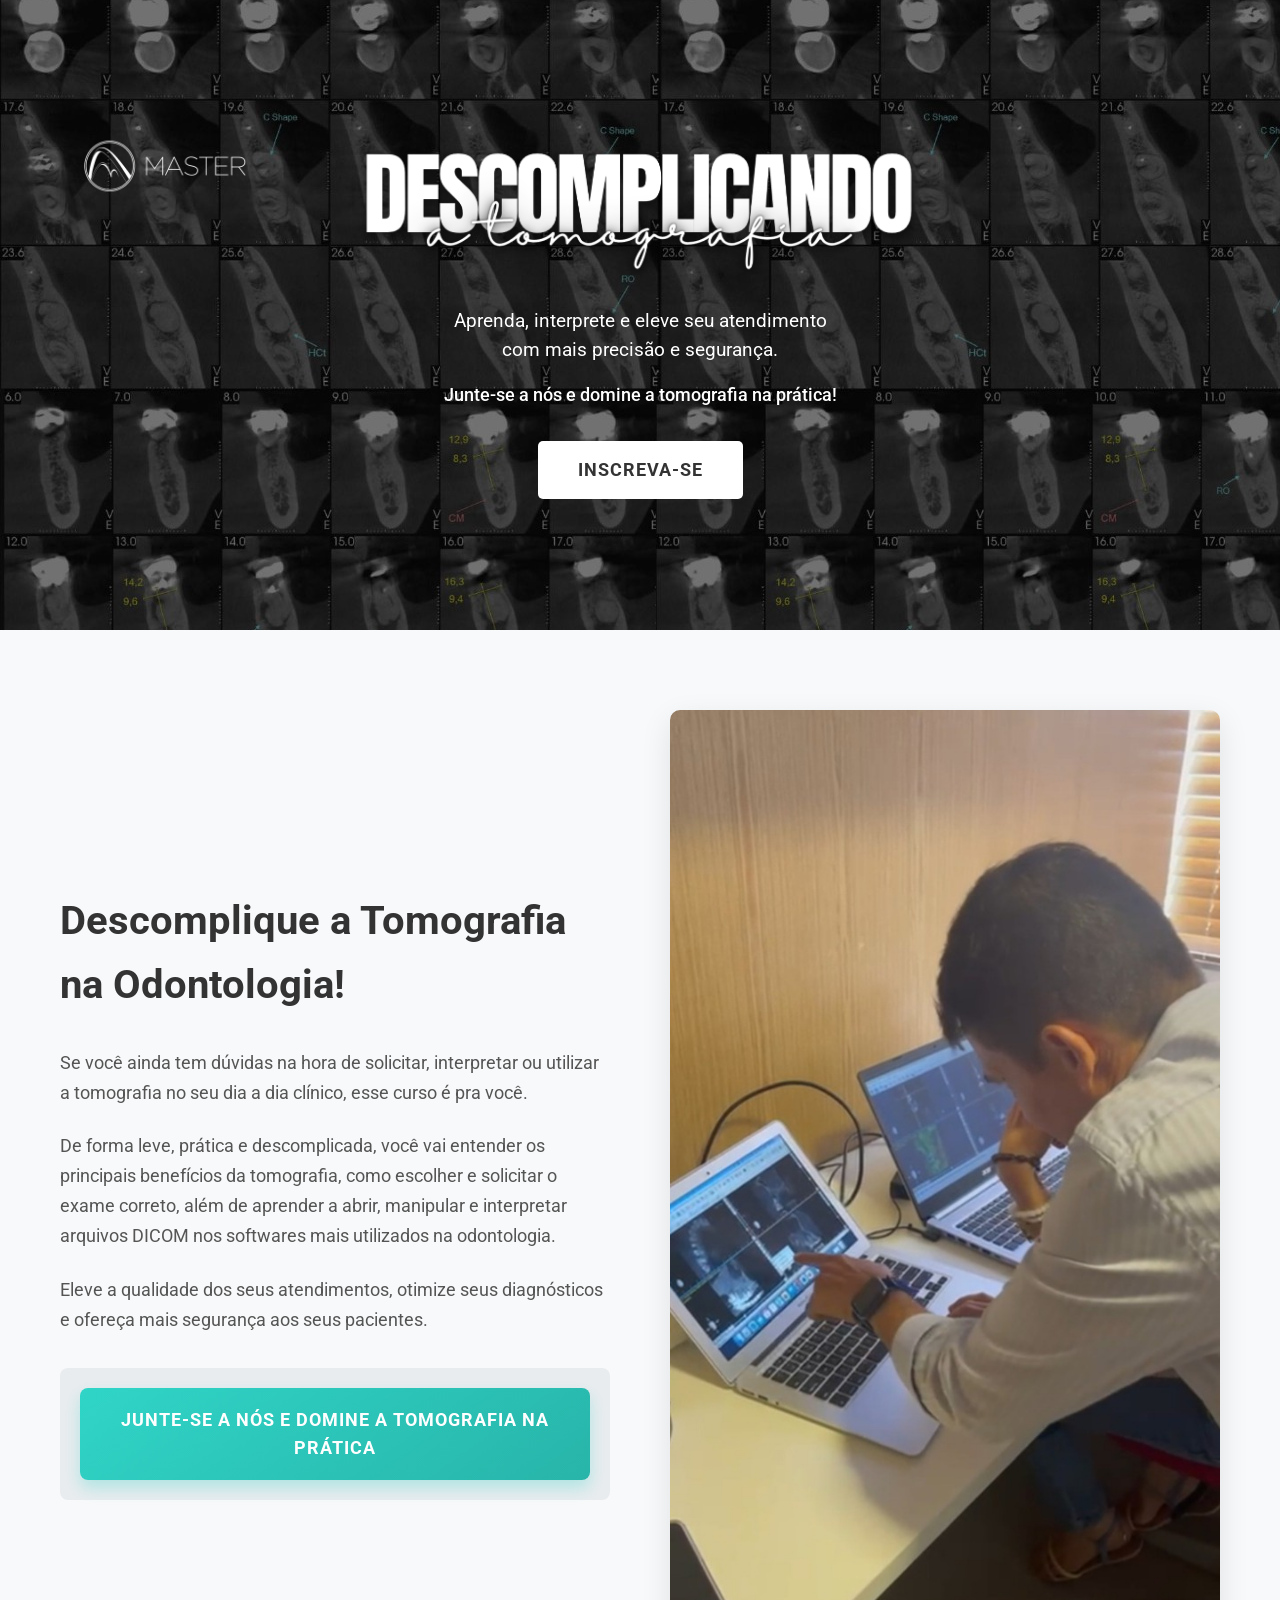
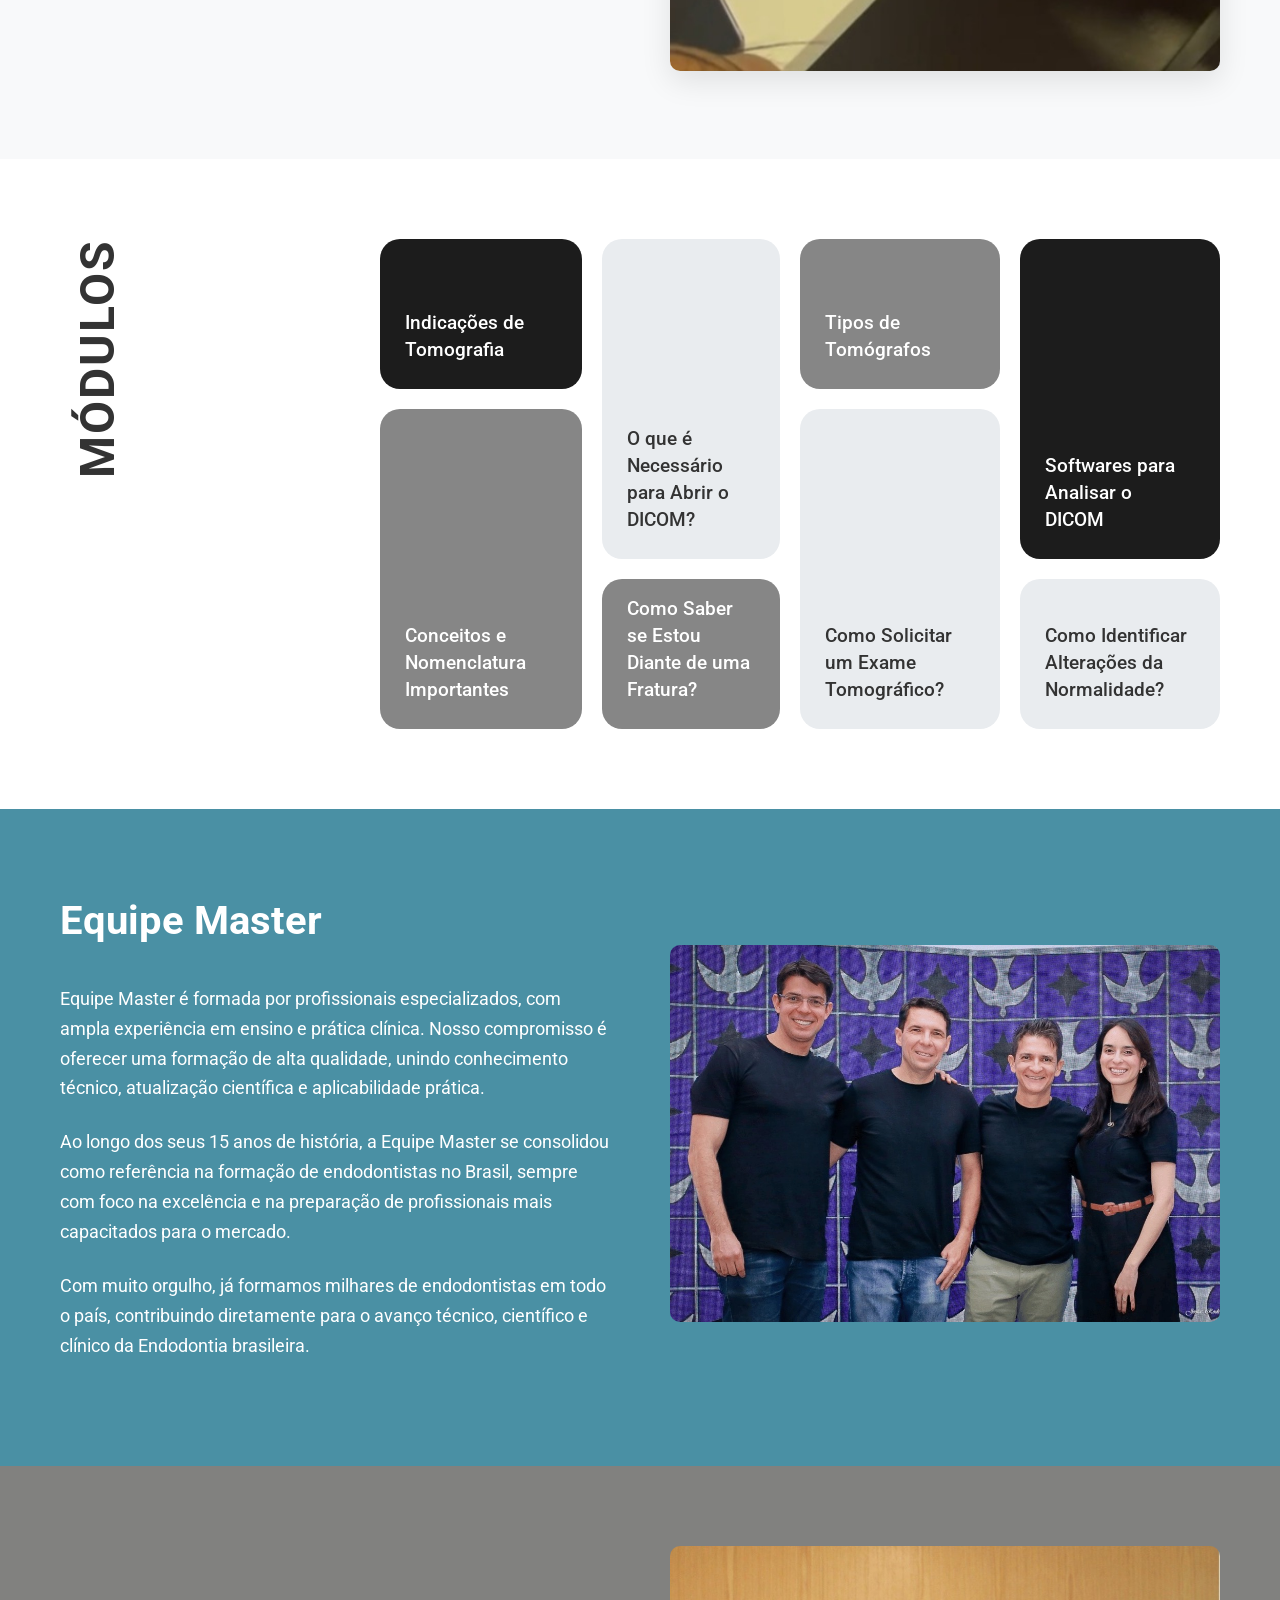
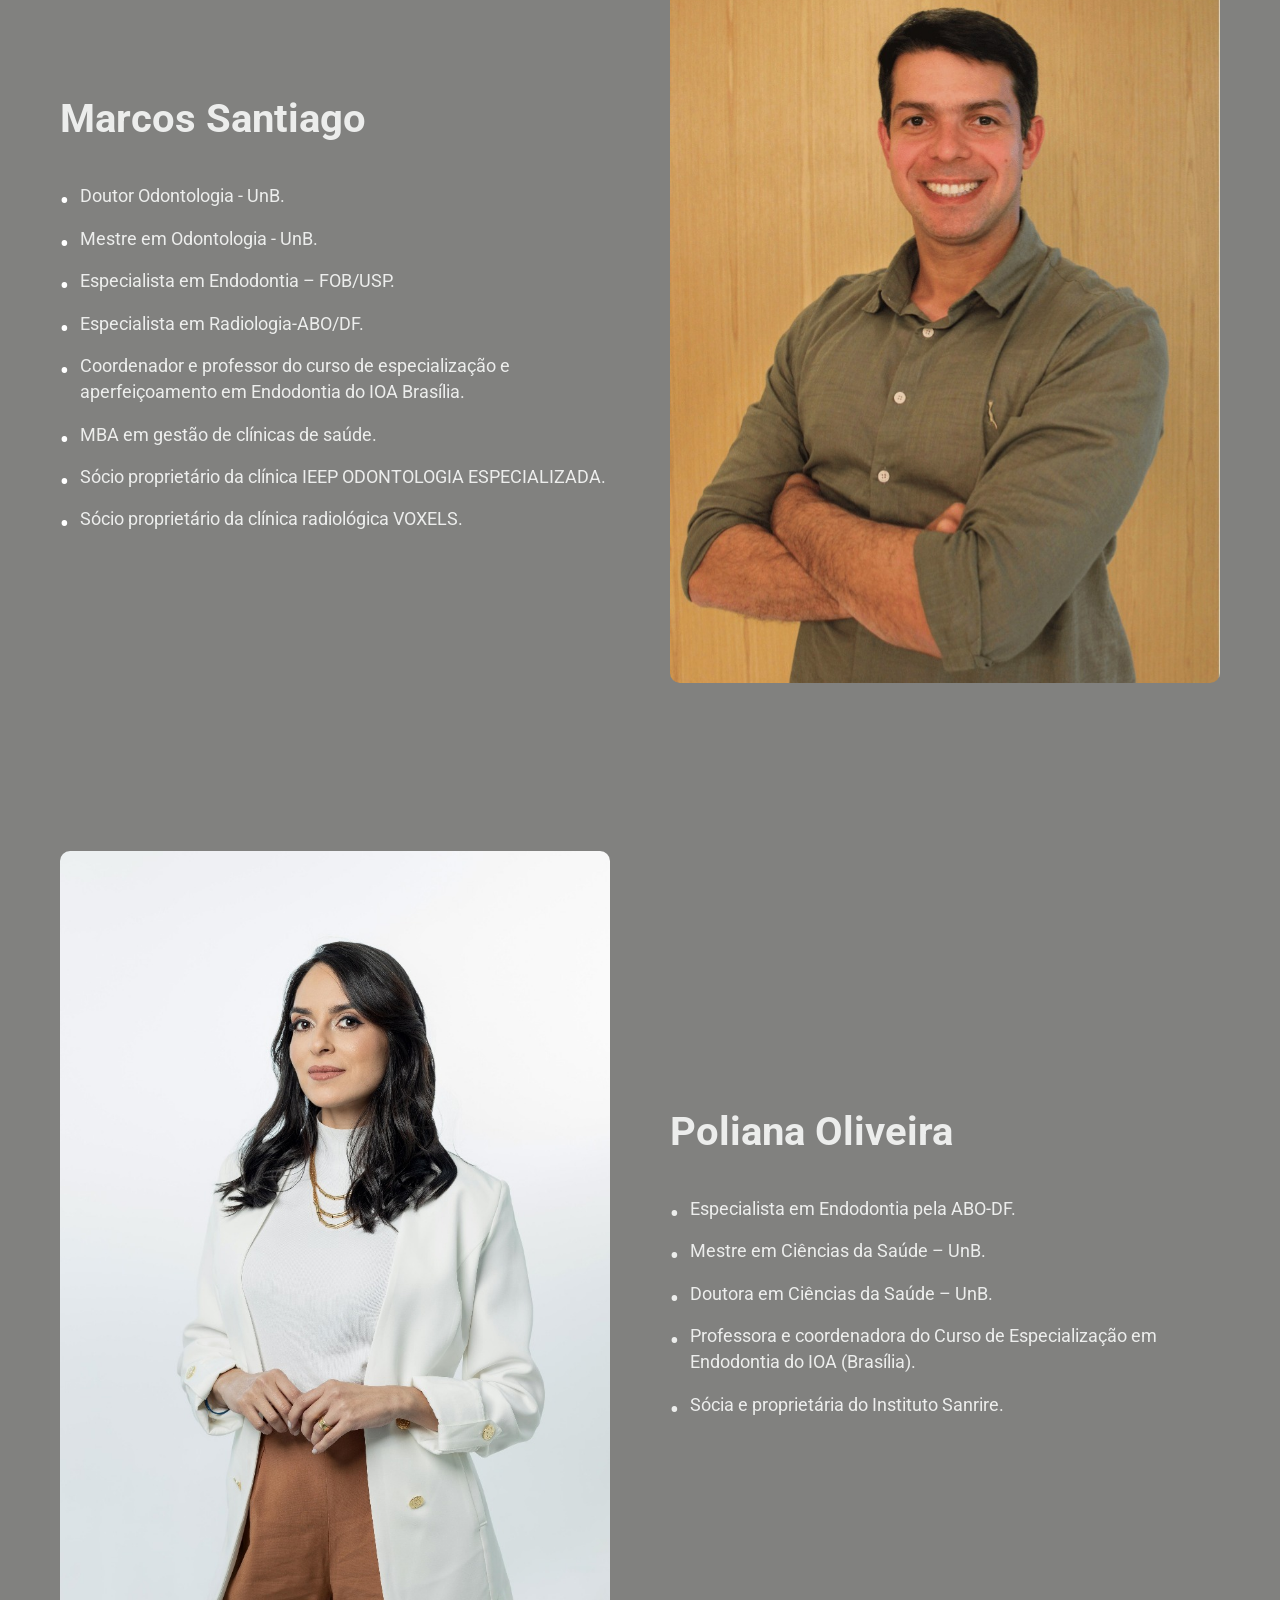
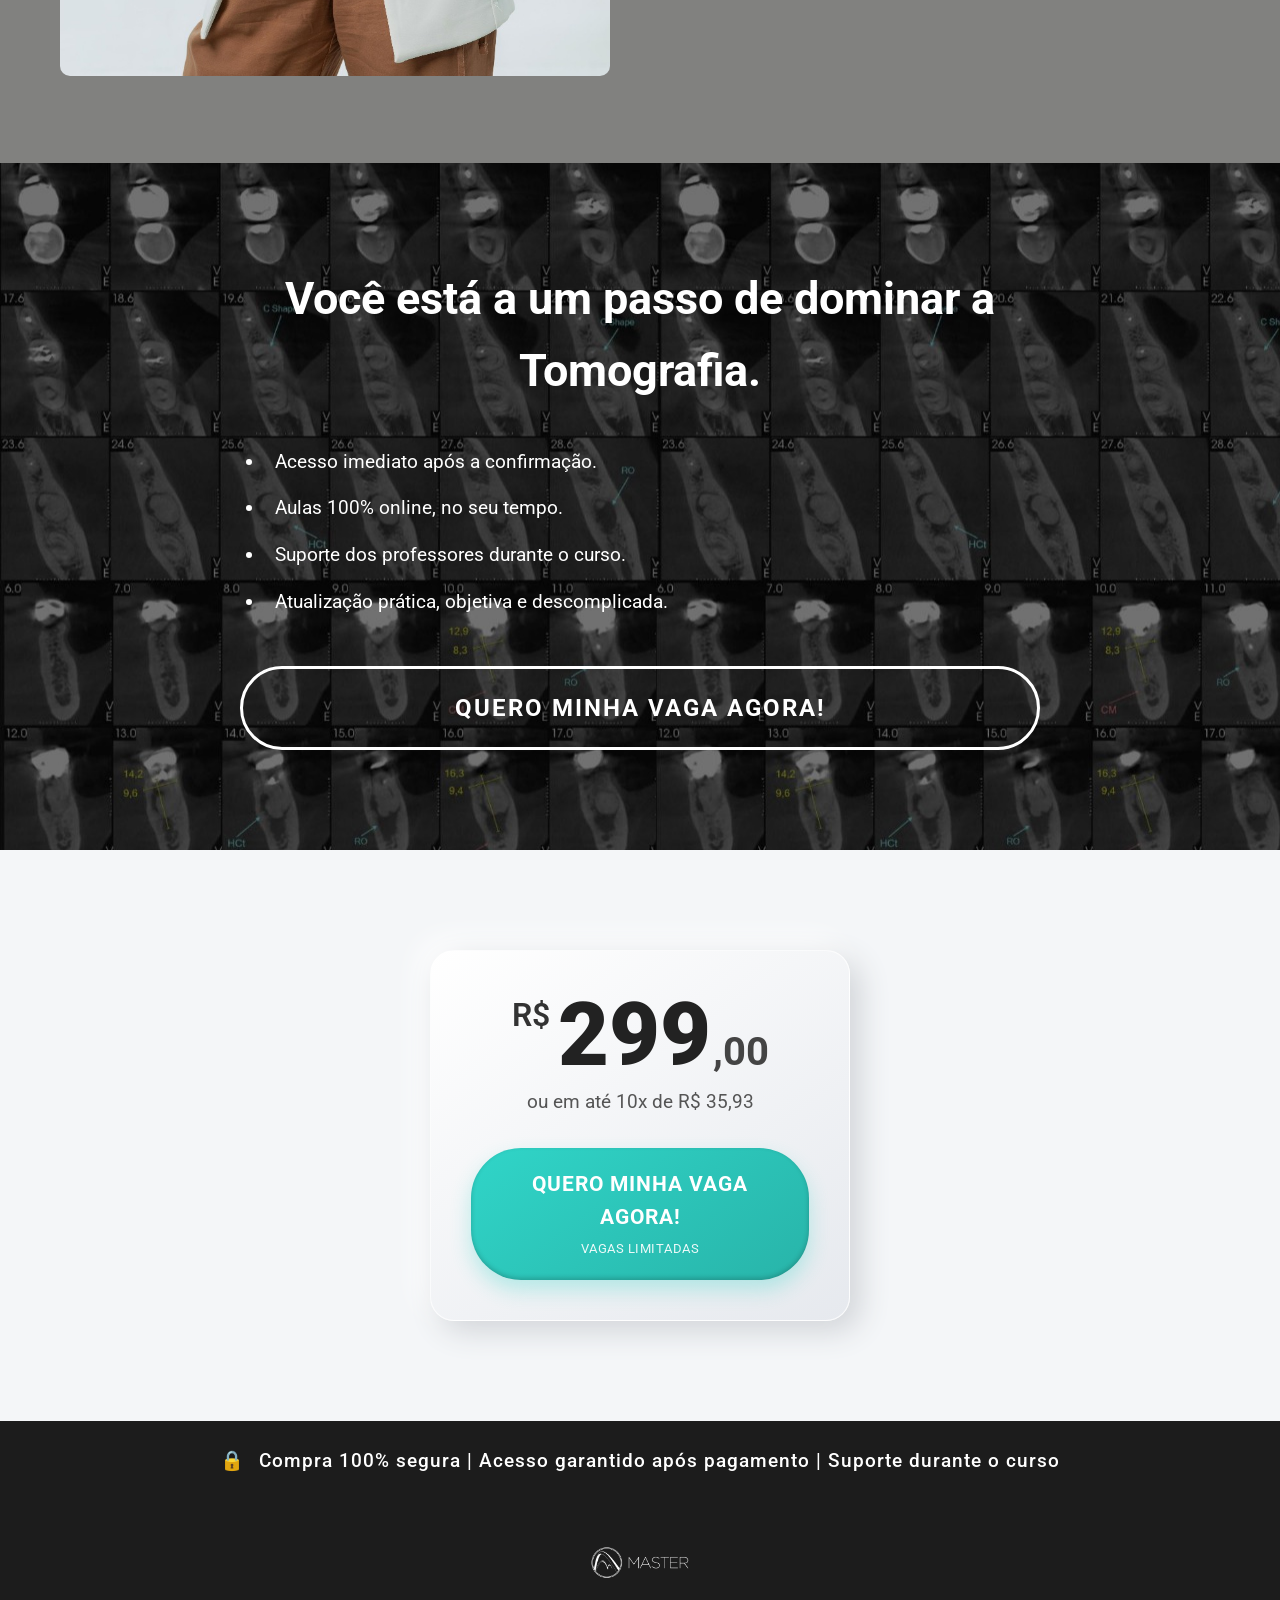
<file: index.html>
<!DOCTYPE html>
<html lang="pt-BR">
<head>
    <meta charset="UTF-8">
    <meta name="viewport" content="width=device-width, initial-scale=1.0">
    <title>Descomplicando a Tomografia</title>
    
   <!-- Google Fonts -->
<link rel="preconnect" href="https://fonts.googleapis.com">
<link rel="preconnect" href="https://fonts.gstatic.com" crossorigin>
<link href="https://fonts.googleapis.com/css2?family=Anton&family=Great+Vibes&family=Roboto:wght@300;400;500;700;900&display=swap" rel="stylesheet">




    
    <!-- CSS -->
    <link rel="stylesheet" href="style.css">
</head>
<body>

    <!-- Nova Div para agrupar o conteúdo principal -->
    <div class="main-content">
        <!-- Logo no canto superior esquerdo -->
        <div class="logo">
            <img src="images/Logo.png" alt="Logo Descomplicando a Tomografia">
        </div>

        <!-- Hero Section -->
        <section class="hero">
            <div class="hero-background">
                <div class="container">
                    <div class="hero-content">
                        <div class="hero-title-image">
                            <img src="images/titulo-tomografia.PNG" alt="Descomplicando a Tomografia">
                        </div>
                        <p class="hero-description">
                            Aprenda, interprete e eleve seu atendimento<br> com mais precisão e segurança.
                        </p>
                        <p class="hero-text">
                            Junte-se a nós e domine a tomografia na prática!
                        </p>
                        <a href="https://pay.kiwify.com.br/iRhGklm" class="btn-primary">INSCREVA-SE</a>
                    </div>
                </div>
            </div>
        </section>

        <!-- About Section -->
        <section class="about">
            <div class="container">
                <div class="about-content">
                    <div class="about-text">
                        <h2>Descomplique a Tomografia na Odontologia!</h2>
                        <p>
                            Se você ainda tem dúvidas na hora de solicitar, interpretar ou utilizar a tomografia 
                            no seu dia a dia clínico, esse curso é pra você.
                        </p>
                        <p>
                            De forma leve, prática e descomplicada, você vai entender
                             os principais benefícios da tomografia, como escolher e solicitar o exame correto, além de aprender a abrir,
                              manipular e interpretar arquivos DICOM nos softwares mais utilizados na odontologia.
                        </p>
                        <p>
                            Eleve a qualidade dos seus atendimentos, otimize seus diagnósticos 
                            e ofereça mais segurança aos seus pacientes.
                        </p>
                        <div class="about-cta">
                            <a href="https://pay.kiwify.com.br/iRhGklm" class="btn-about-cta">JUNTE-SE A NÓS E DOMINE A TOMOGRAFIA NA PRÁTICA</a>
                        </div>
                    </div>
                    <div class="about-image">
                        <img src="images/homem-computador.JPG" alt="Profissional analisando tomografia">
                    </div>
                </div>
            </div>
        </section>

        <!-- Modules Section -->
        <section class="modules">
            <div class="container">
                <h2 class="modules-title">MÓDULOS</h2>
                <div class="modules-grid">
                    <div class="module-card dark" id="card1"><h3>Indicações de Tomografia</h3></div>
                    <div class="module-card medium" id="card2"><h3>Conceitos e Nomenclatura Importantes</h3></div>
                    <div class="module-card light" id="card3"><h3>O que é Necessário para Abrir o DICOM?</h3></div>
                    <div class="module-card medium" id="card4"><h3>Como Saber se Estou Diante de uma Fratura?</h3></div>
                    <div class="module-card medium" id="card5"><h3>Tipos de Tomógrafos</h3></div>
                    <div class="module-card light" id="card6"><h3>Como Solicitar um Exame Tomográfico?</h3></div>
                    <div class="module-card dark" id="card7"><h3>Softwares para Analisar o DICOM</h3></div>
                    <div class="module-card light" id="card8"><h3>Como Identificar Alterações da Normalidade?</h3></div>
                </div>
            </div>
        </section>

        <!-- Team Section -->
        <section class="team">
            <div class="container">
                <div class="team-content">
                    <div class="team-text">
                        <h2>Equipe Master</h2>
                        <p> Equipe Master é formada por profissionais especializados, com ampla experiência em ensino e prática clínica.
                             Nosso compromisso é oferecer uma formação de alta qualidade, unindo conhecimento técnico, atualização científica e aplicabilidade prática.</p>
                        <p>Ao longo dos seus 15 anos de história, a Equipe Master se consolidou como referência na formação de endodontistas no Brasil, sempre com foco na excelência e na preparação de profissionais mais capacitados para o mercado.</p>
                        <p>Com muito orgulho, já formamos milhares de endodontistas em todo o país, contribuindo diretamente para o avanço técnico, científico e clínico da Endodontia brasileira.</p>
                    </div>
                    <div class="team-image">
                        <img src="images/Profissionais.JPG" alt="Equipe Master">
                    </div>
                </div>
            </div>
        </section>

        <!-- Instructor 1 Section -->
        <section class="instructor instructor-1">
            <div class="container">
                <div class="instructor-content">
                    <div class="instructor-text">
                        <h2>Marcos Santiago</h2>
                        <ul>
                            <li>Doutor Odontologia - UnB.</li>
                            <li>Mestre em Odontologia - UnB.</li>
                            <li>Especialista em Endodontia – FOB/USP.</li>
                            <li>Especialista em Radiologia-ABO/DF.</li>
                            <li>Coordenador e professor do curso de especialização e aperfeiçoamento em Endodontia do IOA Brasília.</li>
                            <li>MBA em gestão de clínicas de saúde.</li>
                            <li>Sócio proprietário da clínica IEEP ODONTOLOGIA ESPECIALIZADA.</li>
                            <li>Sócio proprietário da clínica radiológica VOXELS.</li>
                        </ul>
                    </div>
                    <div class="instructor-image">
                        <img src="images/Profissional-homem.JPG" alt="Marcos Santiago">
                    </div>
                </div>
            </div>
        </section>

        <!-- Instructor 2 Section -->
        <section class="instructor instructor-2">
            <div class="container">
                <div class="instructor-content">
                    <div class="instructor-image">
                        <img src="images/Profissional-mulher.jpeg" alt="Poliana Oliveira">
                    </div>
                    <div class="instructor-text">
                        <h2>Poliana Oliveira</h2>
                        <ul>
                            <li>Especialista em Endodontia pela ABO-DF.</li>
                            <li>Mestre em Ciências da Saúde – UnB.</li>
                            <li>Doutora em Ciências da Saúde – UnB.</li>
                            <li>Professora e coordenadora do Curso de Especialização em Endodontia do IOA (Brasília).</li>
                            <li>Sócia e proprietária do Instituto Sanrire.</li>
                        </ul>
                    </div>
                </div>
            </div>
        </section>

        <!-- CTA Section -->
        <section class="cta">
            <div class="cta-background">
                <div class="container">
                    <div class="cta-content">
                        <h2>Você está a um passo de dominar a Tomografia.</h2>
                        <ul class="cta-benefits">
                            <li>Acesso imediato após a confirmação.</li>
                            <li>Aulas 100% online, no seu tempo.</li>
                            <li>Suporte dos professores durante o curso.</li>
                            <li>Atualização prática, objetiva e descomplicada.</li>
                        </ul>
                        <a href="https://pay.kiwify.com.br/iRhGklm" class="btn-cta">QUERO MINHA VAGA AGORA!</a>
                    </div>
                </div>
            </div>
        </section>
    </div> <!-- Fim da div .main-content -->

    <!-- Nova Div para agrupar todo o rodapé -->
    <div class="site-footer-wrapper">
        <!-- Final Offer Section (Price + Guarantee ) -->
        <section class="final-offer">
            <div class="price-section">
                <div class="container">
                    <div class="price-card">
                        <div class="price-value">
                            <div class="amount-container">
                                <span class="currency">R$</span>
                                <div class="main-price">
                                    <span class="value">299</span><span class="cents">,00</span>
                                </div>
                            </div>
                            <span class="installment">ou em até 10x de R$ 35,93</span>
                        </div>
                        <a href="https://pay.kiwify.com.br/iRhGklm" class="btn-price">
                            QUERO MINHA VAGA AGORA!
                            <span class="btn-subtitle">VAGAS LIMITADAS</span>
                        </a>
                    </div>
                </div>
            </div>
            <div class="guarantee-bar">
                <div class="container">
                    <p><span class="lock-icon">🔒</span> Compra 100% segura | Acesso garantido após pagamento | Suporte durante o curso</p>
                </div>
            </div>
        </section>

        <!-- Footer -->
        <footer class="footer">
            <div class="container">
                <img src="images/Logo.png" alt="Master Logo" class="footer-logo">
            </div>
        </footer>
    </div> <!-- Fim da div .site-footer-wrapper -->

    <!-- JavaScript -->
    <script src="script.js"></script>
</body>
</html>
</file>
<file: style.css>
/* Reset e configurações básicas */
* {
    margin: 0;
    padding: 0;
    box-sizing: border-box;
}

html, body {
    height: 100%; /* Garante que o html e o body possam ter 100% de altura */
}

body {
    font-family: 'Roboto', sans-serif;
    line-height: 1.6;
    color: #333;
    background-color: #fff;
    display: flex; /* Ativa o layout flexbox */
    flex-direction: column; /* Organiza os itens em coluna */
}

.main-content {
    flex: 1; /* Faz esta div se esticar e ocupar o espaço disponível */
}

.container {
    max-width: 1200px;
    margin: 0 auto;
    padding: 0 20px;
}

/* Estilo para o Logo posicionado no canto superior esquerdo */
.logo {
    position: absolute;
    top: 40px;
    left: 40px;
    z-index: 10;
}

.logo img {
    width: 250px;
    height: auto;
}

/* Hero Section */
.hero {
    position: relative;
    min-height: 70vh;
    display: flex;
    align-items: center;
    justify-content: center;
    text-align: center;
    color: white;
}

.hero-background {
    background: url('images/Tomografia.jpeg') center/cover;
    position: relative;
    width: 100%;
    min-height: 70vh;
    display: flex;
    align-items: center;
}

.hero-background::before {
    content: '';
    position: absolute;
    top: 0;
    left: 0;
    right: 0;
    bottom: 0;
    background: rgba(0, 0, 0, 0.0);
    z-index: 1;
}

.hero-content {
    position: relative;
    z-index: 2;
    max-width: 800px;
    margin: 0 auto;
}

/* Estilo para a imagem do título */
.hero-title-image {
    margin-bottom: 2rem;
    display: flex;
    justify-content: center;
    align-items: center;
}

.hero-title-image img {
    max-width: 100%;
    height: auto;
    width: 600px;
    filter: drop-shadow(2px 2px 4px rgba(0, 0, 0, 0.3));
}

/* Removendo os estilos antigos do título de texto */
.hero-title {
    display: none;
}

.hero-subtitle {
    display: none;
}

.hero-description {
    font-size: 1.2rem;
    margin-bottom: 1rem;
    line-height: 1.5;
}

.hero-text {
    font-size: 1.1rem;
    margin-bottom: 2rem;
    font-weight: 500;
}

.btn-primary {
    display: inline-block;
    background: #fff;
    color: #333;
    padding: 15px 40px;
    text-decoration: none;
    font-weight: 700;
    font-size: 1.1rem;
    border-radius: 5px;
    transition: all 0.3s ease;
    text-transform: uppercase;
    letter-spacing: 1px;
}

.btn-primary:hover {
    background: #f0f0f0;
    transform: translateY(-2px);
    box-shadow: 0 5px 15px rgba(0, 0, 0, 0.3);
}

/* About Section */
.about {
    padding: 80px 0;
    background: #f8f9fa;
}

.about-content {
    display: grid;
    grid-template-columns: 1fr 1fr;
    gap: 60px;
    align-items: center;
}

.about-text h2 {
    font-size: 2.5rem;
    margin-bottom: 2rem;
    color: #333;
    font-weight: 700;
}

.about-text p {
    font-size: 1.1rem;
    margin-bottom: 1.5rem;
    line-height: 1.7;
    color: #555;
}

.about-cta {
    margin-top: 2rem;
    padding: 20px;
    background: #e9ecef;
    border-radius: 8px;
    text-align: center;
}

.btn-about-cta {
    display: inline-block;
    background: linear-gradient(145deg, #30d5c8, #28b4a9);
    color: white;
    padding: 18px 35px;
    text-decoration: none;
    font-weight: 700;
    font-size: 1.1rem;
    border-radius: 8px;
    transition: all 0.3s ease;
    text-transform: uppercase;
    letter-spacing: 1px;
    box-shadow: 0 8px 16px rgba(48, 213, 200, 0.3);
    border: none;
    cursor: pointer;
}

.btn-about-cta:hover {
    background: linear-gradient(145deg, #28b4a9, #239a8f);
    transform: translateY(-3px);
    box-shadow: 0 12px 20px rgba(48, 213, 200, 0.4);
}

.about-image img {
    width: 100%;
    height: auto;
    border-radius: 10px;
    box-shadow: 0 10px 30px rgba(0, 0, 0, 0.1);
}

/* Modules Section */
.modules {
    padding: 80px 0;
    background: #fff;
}

.modules .container {
    display: grid;
    grid-template-columns: 1fr 3fr;
    gap: 40px;
    align-items: start;
}

.modules-header {
    position: sticky;
    top: 80px;
}

.modules-title {
    font-size: 3rem;
    font-weight: 700;
    color: #333;
    text-transform: uppercase;
    letter-spacing: 2px;
    writing-mode: vertical-rl;
    transform: rotate(180deg);
    margin: 0;
    text-align: center;
}

.modules-grid {
    display: grid;
    gap: 20px;
    grid-template-areas:
        "card1 card3 card5 card7"
        "card2 card3 card6 card7"
        "card2 card4 card6 card8";
    grid-template-rows: repeat(3, 150px);
}

#card1 { grid-area: card1; }
#card2 { grid-area: card2; }
#card3 { grid-area: card3; }
#card4 { grid-area: card4; }
#card5 { grid-area: card5; }
#card6 { grid-area: card6; }
#card7 { grid-area: card7; }
#card8 { grid-area: card8; }

.module-card {
    padding: 25px;
    border-radius: 20px;
    transition: all 0.3s ease;
    cursor: pointer;
    display: flex;
    flex-direction: column;
    justify-content: flex-end;
    text-align: left;
}

.module-card:hover {
    transform: translateY(-8px) scale(1.03);
    box-shadow: 0 15px 30px rgba(0, 0, 0, 0.15);
}

.module-card.dark { background: #1c1c1c; color: white; }
.module-card.light { background: #e9ecef; color: #333; }
.module-card.medium { background: #868686; color: white; }

.module-card h3 {
    font-size: 1.2rem;
    font-weight: 500;
    line-height: 1.4;
}

/* Team Section */
.team {
    padding: 80px 0;
    background: #4a90a4;
    color: white;
}

.team-content {
    display: grid;
    grid-template-columns: 1fr 1fr;
    gap: 60px;
    align-items: center;
}

.team-text h2 {
    font-size: 2.5rem;
    margin-bottom: 2rem;
    font-weight: 700;
}

.team-text p {
    font-size: 1.1rem;
    margin-bottom: 1.5rem;
    line-height: 1.7;
}

.team-image img {
    width: 100%;
    height: auto;
    border-radius: 10px;
}

/* Instructor Sections */
.instructor { padding: 80px 0; }
.instructor-1 { background: #81817f; color: #ecedec; }
.instructor-2 { background: #81817f; color: #ecedec; }

.instructor-content {
    display: grid;
    grid-template-columns: 1fr 1fr;
    gap: 60px;
    align-items: center;
}

.instructor-text h2 {
    font-size: 2.5rem;
    margin-bottom: 2rem;
    font-weight: 700;
}

.instructor-text ul { list-style: none; }
.instructor-text li {
    font-size: 1.1rem;
    margin-bottom: 1rem;
    padding-left: 20px;
    position: relative;
    line-height: 1.5;
}

.instructor-text li::before {
    content: '•';
    position: absolute;
    left: 0;
    color: #ecedec;
    font-weight: bold;
    font-size: 1.5rem;
}

.instructor-1 .instructor-text li::before { color: #fff; }
.instructor-image img { width: 100%; height: auto; border-radius: 10px; }

/* CTA Section */
.cta {
    padding: 0; 
    position: relative;
}

.cta-background {
    background: url('images/Tomografia.jpeg') center/cover;
    position: relative;
    padding: 100px 0; 
}

.cta-background::before {
    content: '';
    position: absolute;
    top: 0; left: 0; right: 0; bottom: 0;
    background: rgba(0, 0, 0, 0.0);
    z-index: 1;
}

.cta-content {
    position: relative;
    z-index: 2;
    color: white;
    max-width: 800px;
    margin: 0 auto;
    text-align: left;
}

.cta-content h2 {
    font-size: 2.8rem;
    margin-bottom: 2.5rem;
    font-weight: 700;
    text-align: center;
}

.cta-benefits {
    list-style: disc;
    margin-bottom: 3rem;
    padding-left: 25px;
}

.cta-benefits li {
    font-size: 1.2rem;
    margin-bottom: 1rem;
    padding-left: 10px;
    position: relative;
}

.cta-benefits li::before { content: none; }

.btn-cta {
    display: block;
    background: transparent;
    color: white;
    padding: 20px 50px;
    text-decoration: none;
    font-weight: 700;
    font-size: 1.5rem;
    border-radius: 50px;
    transition: all 0.3s ease;
    text-transform: uppercase;
    letter-spacing: 2px;
    text-align: center;
    border: 3px solid white;
}

.btn-cta:hover {
    background: white;
    color: #1c1c1c;
    transform: translateY(-3px) scale(1.02);
    box-shadow: 0 10px 25px rgba(0, 0, 0, 0.3);
}

/* --- SEÇÃO FINAL (PREÇO + GARANTIA) --- */
.final-offer {
    background-color: #f4f6f8;
}

.price-section {
    padding: 100px 0;
    display: flex;
    justify-content: center;
    align-items: center;
}

.price-card {
    background: linear-gradient(145deg, #ffffff, #e6e9ee);
    border-radius: 24px;
    box-shadow: 10px 10px 30px #d1d4d8, -10px -10px 30px #ffffff;
    padding: 40px;
    text-align: center;
    width: 100%;
    max-width: 420px;
    border: 1px solid rgba(255, 255, 255, 0.8);
}

.price-value {
    margin-bottom: 30px;
}

.price-value .amount-container {
    display: flex;
    justify-content: center;
    align-items: flex-start;
    line-height: 1;
    margin: 0 auto;
    margin-bottom: 8px;
}

.price-value .currency {
    font-size: 2rem;
    font-weight: 600;
    color: #333;
    margin-right: 8px;
    margin-top: 8px;
}

.price-value .main-price {
    display: flex;
    align-items: baseline;
}

.price-value .value {
    font-size: 5.5rem;
    font-weight: 900;
    color: #222;
}

.price-value .cents {
    font-size: 2.5rem;
    font-weight: 700;
    color: #444;
    margin-left: 2px;
}

.price-value .installment {
    display: block;
    font-size: 1.2rem;
    color: #555;
    font-weight: 400;
}

.btn-price {
    display: inline-block;
    background: linear-gradient(145deg, #30d5c8, #28b4a9);
    color: white;
    padding: 20px 40px;
    text-decoration: none;
    font-weight: 700;
    font-size: 1.3rem;
    border-radius: 50px;
    transition: all 0.3s ease;
    text-transform: uppercase;
    letter-spacing: 1px;
    border: none;
    box-shadow: 0 10px 20px rgba(48, 213, 200, 0.3), inset 0 -2px 5px rgba(0,0,0,0.2);
    cursor: pointer;
}

.btn-price:hover {
    transform: translateY(-5px);
    box-shadow: 0 15px 25px rgba(48, 213, 200, 0.4), inset 0 -2px 5px rgba(0,0,0,0.2);
}

.btn-price .btn-subtitle {
    display: block;
    font-size: 0.8rem;
    font-weight: 400;
    margin-top: 5px;
    letter-spacing: 0.5px;
    opacity: 0.9;
}

.guarantee-bar {
    padding: 25px 0;
    background: #1c1c1c;
    color: white;
    text-align: center;
}

.guarantee-bar p {
    font-size: 1.2rem;
    font-weight: 500;
    margin: 0;
    letter-spacing: 1px;
}

.guarantee-bar .lock-icon {
    color: #f0c14b;
    margin-right: 8px;
    vertical-align: middle;
}

/* Footer */
.footer {
    padding-bottom: 40px; /* Apenas padding inferior */
    background: #1c1c1c; /* Mesma cor da barra de garantia */
    text-align: center;
    position: relative;
}

.footer .container {
    position: relative;
    height: 120px; /* Altura para conter a logo */
}

.footer-logo {
    height: 150px; /* Tamanho da logo */
    width: auto;
    opacity: 0.8;
    transition: opacity 0.3s ease;
    position: absolute;
    top: 50%;
    left: 50%;
    transform: translate(-50%, -50%);
}

.footer-logo:hover {
    opacity: 1;
}

/* Responsividade */
@media (max-width: 992px) {
    .modules .container {
        grid-template-columns: 1fr;
    }

    .modules-title {
        writing-mode: horizontal-tb;
        transform: none;
        text-align: center;
        margin-bottom: 3rem;
        font-size: 2.5rem;
    }

    .modules-grid {
        grid-template-areas:
            "card1 card3" "card2 card3" "card2 card5"
            "card4 card6" "card7 card6" "card7 card8";
        grid-template-columns: 1fr 1fr;
        grid-template-rows: repeat(6, 150px);
    }

    .hero-title-image img {
        width: 500px;
    }
}

@media (max-width: 768px) {
    .container { padding: 0 15px; }
    .logo { top: 20px; left: 20px; }
    .logo img { width: 180px; }
    .hero-description, .hero-text { font-size: 1rem; }
    .about-content, .team-content, .instructor-content { grid-template-columns: 1fr; gap: 40px; }
    
    .modules-grid {
        grid-template-areas: "card1" "card2" "card3" "card4" "card5" "card6" "card7" "card8";
        grid-template-columns: 1fr;
        grid-template-rows: repeat(8, 200px);
    }

    .module-card { padding: 20px 15px; text-align: center; justify-content: center; }
    .module-card h3 { font-size: 1rem; }
    .modules-title, .team-text h2, .instructor-text h2, .about-text h2, .cta-content h2 { font-size: 2rem; }
    
    .btn-primary, .btn-cta, .btn-price, .btn-about-cta { padding: 15px 30px; font-size: 1rem; }
    .price-section { padding: 60px 20px; }
    .guarantee-bar p { font-size: 1rem; }

    .hero-title-image img {
        width: 400px;
    }
}

@media (max-width: 480px) {
    .modules-title, .team-text h2, .instructor-text h2, .about-text h2, .cta-content h2 { font-size: 1.8rem; }
    .price-value .value { font-size: 4rem; }
    .price-value .cents { font-size: 2rem; }
    .price-value .currency { font-size: 1.5rem; margin-top: 5px; }

    .hero-title-image img {
        width: 300px;
    }
}
</file>
